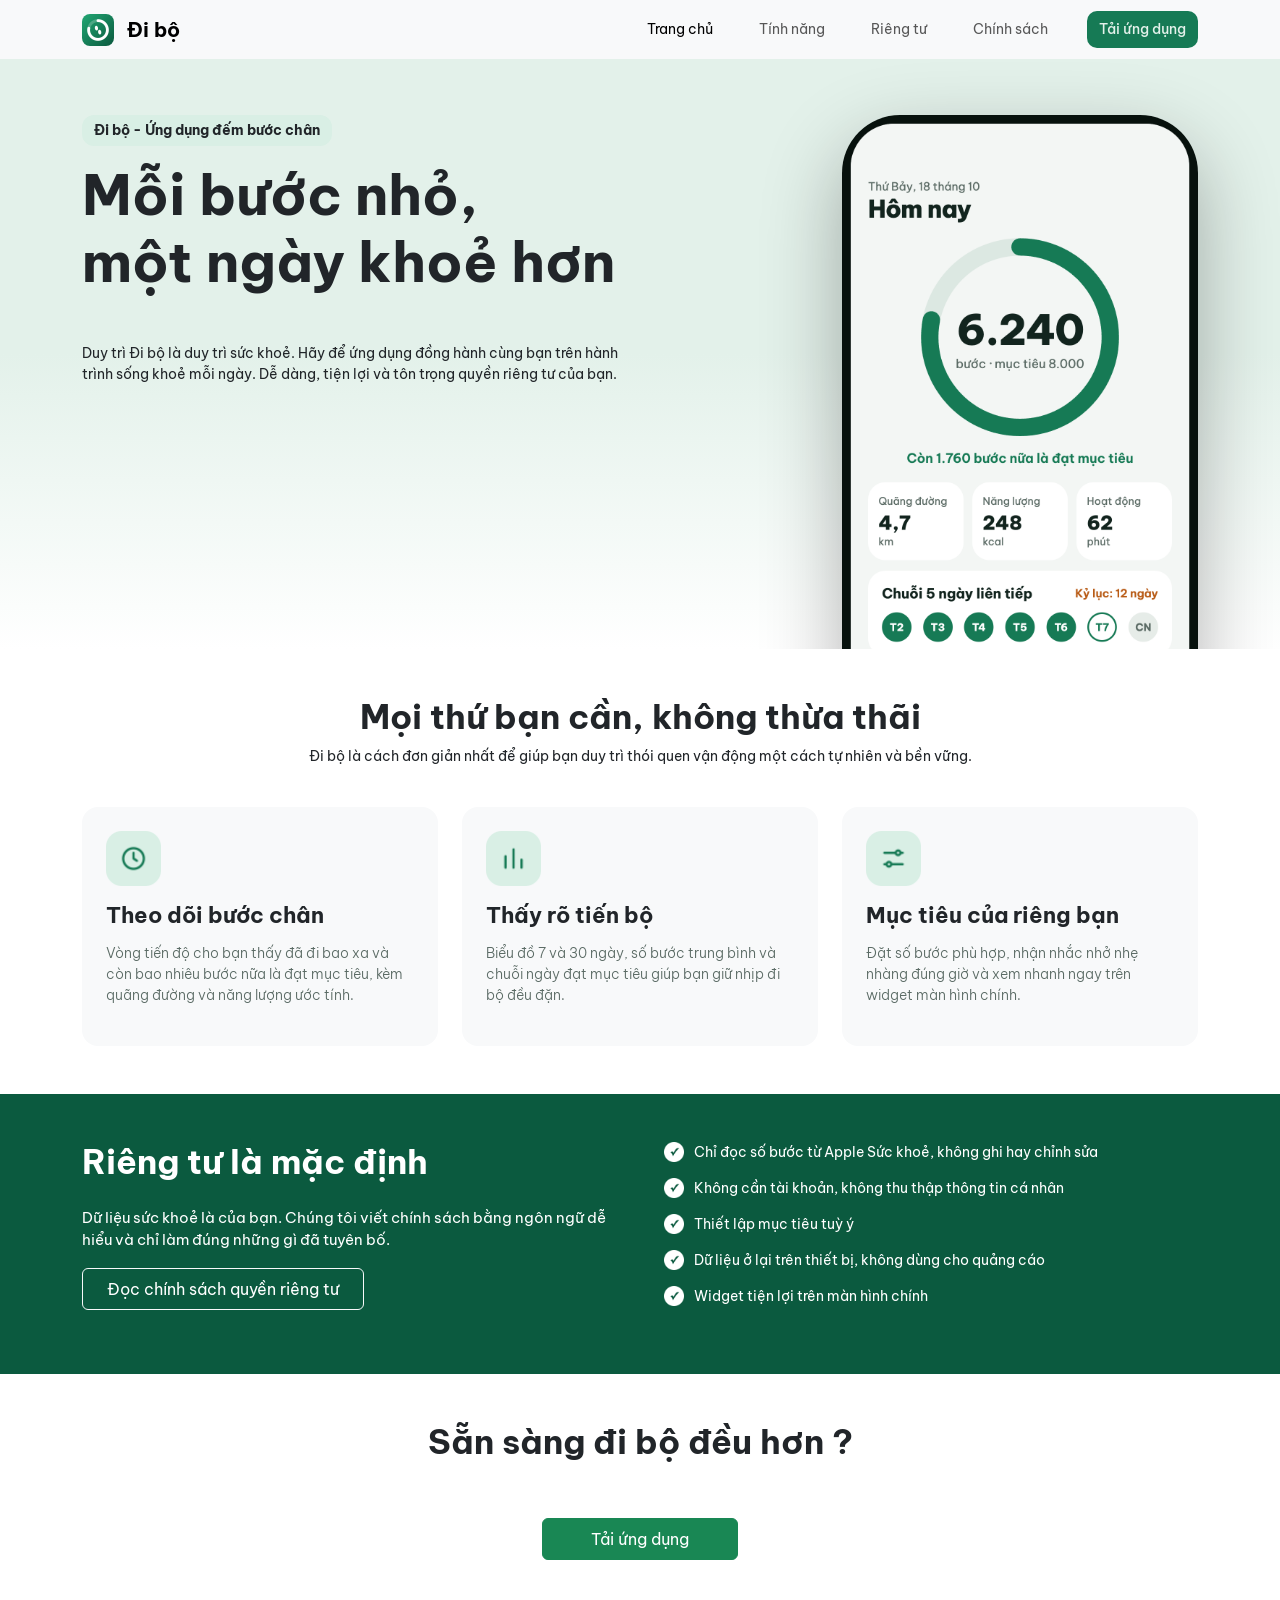
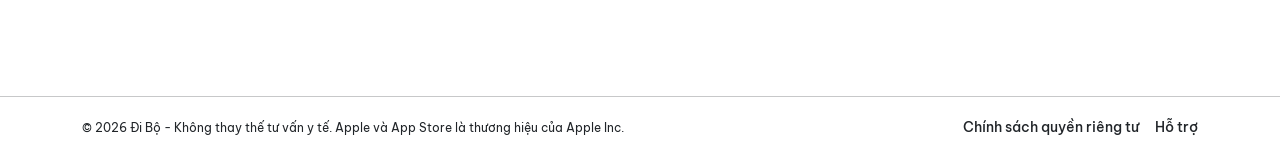
<file: index.html>
<!DOCTYPE html>
<html lang="en">

<head>
  <meta charset="UTF-8">
  <meta name="viewport" content="width=device-width, initial-scale=1.0">
  <title>Đi Bộ</title>

  <link href="https://cdn.jsdelivr.net/npm/bootstrap@5.3.8/dist/css/bootstrap.min.css" rel="stylesheet"
    integrity="sha384-sRIl4kxILFvY47J16cr9ZwB07vP4J8+LH7qKQnuqkuIAvNWLzeN8tE5YBujZqJLB" crossorigin="anonymous" />
  <link href="assets/css/style.css" rel="stylesheet" type="text/css" />
  <link rel="icon" type="image/x-icon" href="assets/images/dibo-logo.png">

</head>

<body>
  <header>
    <nav class="navbar navbar-expand-lg bg-body-tertiary">
      <div class="container">
        <a class="navbar-brand" href="index.html" title="Trang chủ">
          <img src="assets/images/dibo-logo.png" class="img-fluid logo" alt="Trang chủ" />
          <span>Đi bộ</span>
        </a>
        <button class="navbar-toggler" type="button" data-bs-toggle="collapse" data-bs-target="#navbarSupportedContent"
          aria-controls="navbarSupportedContent" aria-expanded="false" aria-label="Toggle navigation">
          <span class="navbar-toggler-icon"></span>
        </button>
        <div class="collapse navbar-collapse" id="navbarSupportedContent">
          <ul class="navbar-nav ms-auto mb-2 mb-lg-0">
            <li class="nav-item">
              <a class="nav-link active" aria-current="page" href="index.html" title="Trang chủ">Trang chủ</a>
            </li>
            <li class="nav-item">
              <a class="nav-link" href="#app-utilities" title="Tính năng">Tính năng</a>
            </li>
            <li class="nav-item">
              <a class="nav-link" href="#intro-privacy" title="Riêng tư">Riêng tư</a>
            </li>
            <li class="nav-item">
              <a class="nav-link" href="privacy.html" title="Chính sách">Chính sách</a>
            </li>
          </ul>
          <div class="d-flex ms-3">
            <a href="#app-store-link" class="download-mobile-app">Tải ứng dụng</a>
          </div>
        </div>
      </div>
    </nav>
  </header>
  <main class="home-page">
    <section class="hero-banner position-relative">
      <div class="container">
        <div class="row g-4">
          <div class="col-12 col-lg-8">
            <p class="caption"><strong>Đi bộ - Ứng dụng đếm bước chân</strong></p>
            <h1 class="title">
              <span class="d-block">Mỗi bước nhỏ,</span>
              một ngày khoẻ hơn
            </h1>
            <p class="description w-75">
              Duy trì Đi bộ là duy trì sức khoẻ. Hãy để ứng dụng đồng hành cùng bạn trên hành trình sống khoẻ mỗi ngày.
              Dễ dàng, tiện lợi và tôn trọng quyền riêng tư của bạn.
            </p>

          </div>
          <div class="col-12 col-lg-4">
            <div class="banner-image">
              <img src="assets/images/mobile-app-banner.png" class="img-fluid" />
            </div>
          </div>
        </div>
      </div>
    </section>
    <section class="app-utilities py-5" id="app-utilities">
      <div class="container">
        <div class="row">
          <div class="col-12 mb-4">
            <h2 class="section-title text-center">Mọi thứ bạn cần, không thừa thãi</h2>
            <p class="text-center">
              Đi bộ là cách đơn giản nhất để giúp bạn duy trì thói quen vận động một cách tự nhiên và bền vững.
            </p>
          </div>
        </div>
        <div class="row equal-height">
          <div class="col-12 col-lg-4">
            <div class="utility-item bg-light p-4 rounded-4">
              <div class="utility-icon mb-3">
                <img src="assets/images/follow-daily.png" height="55" class="img-fluid" alt="Follow daily" />
              </div>
              <h4 class="utility-title">Theo dõi bước chân</h4>
              <p class="utility-description">
                Vòng tiến độ cho bạn thấy đã đi bao xa và còn bao nhiêu bước nữa là đạt mục tiêu,
                kèm quãng đường và năng lượng ước tính.
              </p>
            </div>
          </div>
          <div class="col-12 col-lg-4">
            <div class="utility-item bg-light p-4 rounded-4">
              <div class="utility-icon mb-3">
                <img src="assets/images/in-progress.png" height="55" class="img-fluid" alt="Follow daily" />
              </div>
              <h4 class="utility-title">Thấy rõ tiến bộ</h4>
              <p class="utility-description">
                Biểu đồ 7 và 30 ngày, số bước trung bình và chuỗi ngày đạt mục tiêu giúp bạn giữ nhịp đi bộ đều đặn.
              </p>
            </div>
          </div>
          <div class="col-12 col-lg-4">
            <div class="utility-item bg-light p-4 rounded-4">
              <div class="utility-icon mb-3">
                <img src="assets/images/target-yourself.png" height="55" class="img-fluid" alt="Follow daily" />
              </div>
              <h4 class="utility-title">Mục tiêu của riêng bạn</h4>
              <p class="utility-description">
                Đặt số bước phù hợp, nhận nhắc nhở nhẹ nhàng đúng giờ và xem nhanh ngay trên widget màn hình chính.
              </p>
            </div>
          </div>
        </div>
      </div>
    </section>
    <section class="intro-privacy py-5" id="intro-privacy">
      <div class="container">
        <div class="row g-5">
          <div class="col-12 col-lg-6">
            <h2 class="section-title mb-4">
              Riêng tư là mặc định
            </h2>
            <p class="section-description">
              Dữ liệu sức khoẻ là của bạn. Chúng tôi viết chính sách bằng ngôn ngữ dễ hiểu và chỉ làm đúng những gì đã
              tuyên bố.
            </p>
            <p>
              <a href="privacy.html" class="privacy-policy-link text-white btn btn-outline-light py-2 px-4">
                Đọc chính sách quyền riêng tư
              </a>
            </p>
          </div>
          <div class="col-lg-6 col-12">
            <div class="app-check-list">
              <ul>
                <li>
                  Chỉ đọc số bước từ Apple Sức khoẻ, không ghi hay chỉnh sửa
                </li>
                <li>
                  Không cần tài khoản, không thu thập thông tin cá nhân
                </li>
                <li>
                  Thiết lập mục tiêu tuỳ ý
                </li>
                <li>
                  Dữ liệu ở lại trên thiết bị, không dùng cho quảng cáo
                </li>
                <li>
                  Widget tiện lợi trên màn hình chính
                </li>
              </ul>
            </div>
          </div>
        </div>
      </div>
    </section>
    <section class="download-app py-5" id="app-store-link">
      <div class="container">
        <div class="row">
          <div class="col-12">
            <h2 class="section-title text-center">Sẵn sàng đi bộ đều hơn ?</h2>
          </div>
        </div>
        <div class="row justify-content-center my-5">
          <div class="col-12 col-md-4 col-lg-3 text-center">
            <a href="#" class="download-app btn btn-success px-5 py-2">Tải ứng dụng</a>
          </div>
        </div>
      </div>
    </section>
  </main>
  <footer>
    <div class="footer-bottom py-4">
      <hr>
      <div class="container">
        <div class="row">
          <div class="col-12 col-md-6">
            <p class="mb-0 mt-1">
              <small>
                &copy; 2026 Đi Bộ - Không thay thế tư vấn y tế. Apple và App Store là thương hiệu của Apple Inc.
              </small>
            </p>
          </div>
          <div class="col-12 col-md-6">
            <div class="d-block d-sm-block d-md-flex justify-content-end gap-3 mt-1">
              <p class="mb-0">
                <a href="privacy.html" class="privacy-policy-link text-dark">
                  <span>Chính sách quyền riêng tư</span>
                </a>
              </p>
              <p class="mb-0">
                <a href="mailto:dinhduytoan2207@gmail.com" class="privacy-policy-link text-dark">
                  <span>Hỗ trợ</span>
                </a>
              </p>
            </div>
          </div>
        </div>
      </div>
    </div>
  </footer>


  <script src="https://ajax.googleapis.com/ajax/libs/jquery/3.7.1/jquery.min.js"></script>
  <script src="https://cdn.jsdelivr.net/npm/@popperjs/core@2.11.8/dist/umd/popper.min.js"
    integrity="sha384-I7E8VVD/ismYTF4hNIPjVp/Zjvgyol6VFvRkX/vR+Vc4jQkC+hVqc2pM8ODewa9r"
    crossorigin="anonymous"></script>
  <script src="https://cdn.jsdelivr.net/npm/bootstrap@5.3.8/dist/js/bootstrap.min.js"
    integrity="sha384-G/EV+4j2dNv+tEPo3++6LCgdCROaejBqfUeNjuKAiuXbjrxilcCdDz6ZAVfHWe1Y"
    crossorigin="anonymous"></script>

  <script src="assets/js/app.js"></script>
</body>

</html>
</file>
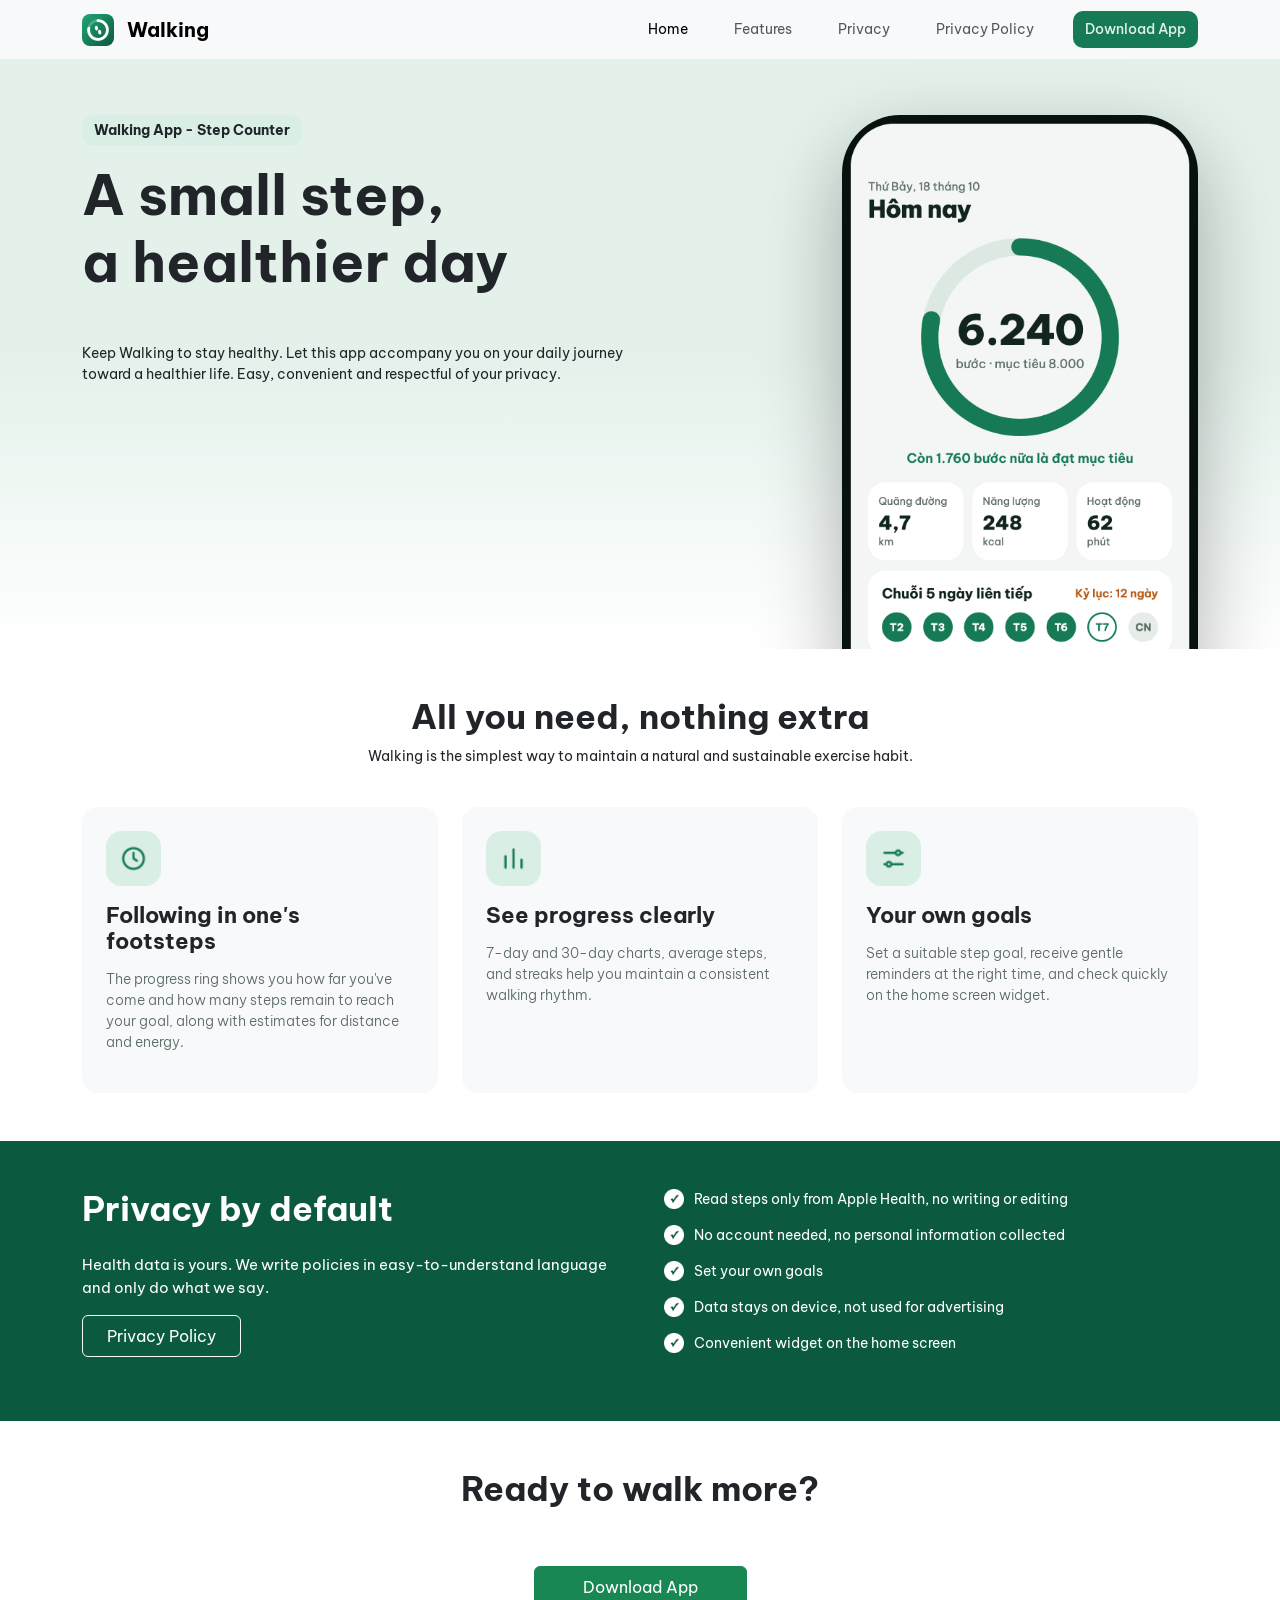
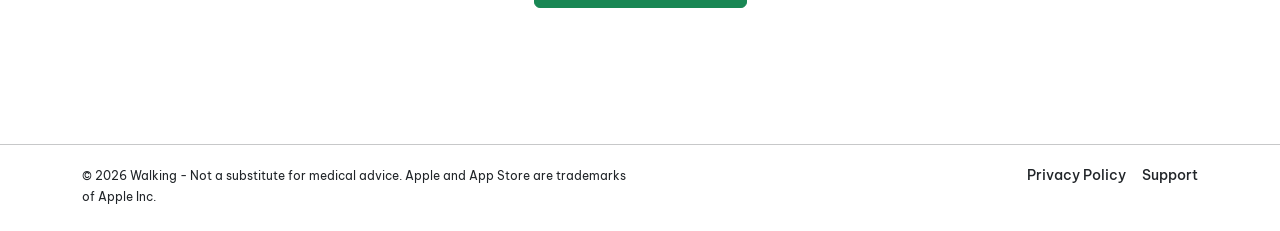
<file: en/index.html>
<!DOCTYPE html>
<html lang="en">

<head>
  <meta charset="UTF-8">
  <meta name="viewport" content="width=device-width, initial-scale=1.0">
  <title>Walking App</title>

  <link href="https://cdn.jsdelivr.net/npm/bootstrap@5.3.8/dist/css/bootstrap.min.css" rel="stylesheet"
    integrity="sha384-sRIl4kxILFvY47J16cr9ZwB07vP4J8+LH7qKQnuqkuIAvNWLzeN8tE5YBujZqJLB" crossorigin="anonymous" />
  <link href="../assets/css/style.css" rel="stylesheet" type="text/css" />
  <link rel="icon" type="image/x-icon" href="../assets/images/dibo-logo.png">

</head>

<body>
  <header>
    <nav class="navbar navbar-expand-lg bg-body-tertiary">
      <div class="container">
        <a class="navbar-brand" href="../index.html" title="Home">
          <img src="../assets/images/dibo-logo.png" class="img-fluid logo" alt="Home" />
          <span>Walking</span>
        </a>
        <button class="navbar-toggler" type="button" data-bs-toggle="collapse" data-bs-target="#navbarSupportedContent"
          aria-controls="navbarSupportedContent" aria-expanded="false" aria-label="Toggle navigation">
          <span class="navbar-toggler-icon"></span>
        </button>
        <div class="collapse navbar-collapse" id="navbarSupportedContent">
          <ul class="navbar-nav ms-auto mb-2 mb-lg-0">
            <li class="nav-item">
              <a class="nav-link active" aria-current="page" href="index.html" title="Home">Home</a>
            </li>
            <li class="nav-item">
              <a class="nav-link" href="#app-utilities">Features</a>
            </li>
            <li class="nav-item">
              <a class="nav-link" href="#intro-privacy">Privacy</a>
            </li>
            <li class="nav-item">
              <a class="nav-link" href="privacy.html" title="Privacy Policy">Privacy Policy</a>
            </li>
          </ul>
          <div class="d-flex ms-3">
            <a href="#app-store-link" class="download-mobile-app">Download App</a>
          </div>
        </div>
      </div>
    </nav>
  </header>
  <main class="home-page">
    <section class="hero-banner position-relative">
      <div class="container">
        <div class="row g-4">
          <div class="col-12 col-lg-8">
            <p class="caption"><strong>Walking App - Step Counter</strong></p>
            <h1 class="title">
              <span class="d-block">A small step,</span> a healthier day
            </h1>
            <p class="description w-75">
              Keep Walking to stay healthy. Let this app accompany you on your daily journey toward a healthier life.
              Easy, convenient and respectful of your privacy.
            </p>

          </div>
          <div class="col-12 col-lg-4">
            <div class="banner-image">
              <img src="../assets/images/mobile-app-banner.png" class="img-fluid" />
            </div>
          </div>
        </div>
      </div>
    </section>
    <section class="app-utilities py-5" id="app-utilities">
      <div class="container">
        <div class="row">
          <div class="col-12 mb-4">
            <h2 class="section-title text-center">All you need, nothing extra</h2>
            <p class="text-center">
              Walking is the simplest way to maintain a natural and sustainable exercise habit.
            </p>
          </div>
        </div>
        <div class="row equal-height">
          <div class="col-12 col-lg-4">
            <div class="utility-item bg-light p-4 rounded-4">
              <div class="utility-icon mb-3">
                <img src="../assets/images/follow-daily.png" height="55" class="img-fluid" alt="Follow daily" />
              </div>
              <h4 class="utility-title">Following in one's footsteps</h4>
              <p class="utility-description">
                The progress ring shows you how far you&apos;ve come and how many steps remain to reach your goal,
                along with estimates for distance and energy.
              </p>
            </div>
          </div>
          <div class="col-12 col-lg-4">
            <div class="utility-item bg-light p-4 rounded-4">
              <div class="utility-icon mb-3">
                <img src="../assets/images/in-progress.png" height="55" class="img-fluid" alt="Follow daily" />
              </div>
              <h4 class="utility-title">See progress clearly</h4>
              <p class="utility-description">
                7-day and 30-day charts, average steps, and streaks help you maintain a consistent walking rhythm.
              </p>
            </div>
          </div>
          <div class="col-12 col-lg-4">
            <div class="utility-item bg-light p-4 rounded-4">
              <div class="utility-icon mb-3">
                <img src="../assets/images/target-yourself.png" height="55" class="img-fluid" alt="Follow daily" />
              </div>
              <h4 class="utility-title">Your own goals</h4>
              <p class="utility-description">
                Set a suitable step goal, receive gentle reminders at the right time, and check quickly on the home
                screen widget.
              </p>
            </div>
          </div>
        </div>
      </div>
    </section>
    <section class="intro-privacy py-5" id="intro-privacy">
      <div class="container">
        <div class="row g-5">
          <div class="col-12 col-lg-6">
            <h2 class="section-title mb-4">
              Privacy by default
            </h2>
            <p class="section-description">
              Health data is yours. We write policies in easy-to-understand language and only do what we say.
            </p>
            <p>
              <a href="privacy.html" class="privacy-policy-link text-white btn btn-outline-light py-2 px-4">
                Privacy Policy
              </a>
            </p>
          </div>
          <div class="col-lg-6 col-12">
            <div class="app-check-list">
              <ul>
                <li>
                  Read steps only from Apple Health, no writing or editing
                </li>
                <li>
                  No account needed, no personal information collected
                </li>
                <li>
                  Set your own goals
                </li>
                <li>
                  Data stays on device, not used for advertising
                </li>
                <li>
                  Convenient widget on the home screen
                </li>
              </ul>
            </div>
          </div>
        </div>
      </div>
    </section>
    <section class="download-app py-5" id="app-store-link">
      <div class="container">
        <div class="row">
          <div class="col-12">
            <h2 class="section-title text-center">Ready to walk more?</h2>
          </div>
        </div>
        <div class="row justify-content-center my-5">
          <div class="col-12 col-md-4 col-lg-3 text-center">
            <a href="#" class="download-app btn btn-success px-5 py-2">Download App</a>
          </div>
        </div>
      </div>
    </section>
  </main>
  <footer>
    <div class="footer-bottom py-4">
      <hr>
      <div class="container">
        <div class="row">
          <div class="col-12 col-md-6">
            <p class="mb-0 mt-1">
              <small>
                &copy; 2026 Walking - Not a substitute for medical advice. Apple and App Store are trademarks of Apple
                Inc.
              </small>
            </p>
          </div>
          <div class="col-12 col-md-6">
            <div class="d-block d-sm-block d-md-flex justify-content-end gap-3 mt-1">
              <p class="mb-0">
                <a href="privacy.html" class="privacy-policy-link text-dark">
                  <span>Privacy Policy</span>
                </a>
              </p>
              <p class="mb-0">
                <a href="mailto:dinhduytoan2207@gmail.com" class="privacy-policy-link text-dark">
                  <span>Support</span>
                </a>
              </p>
            </div>
          </div>
        </div>
      </div>
    </div>
  </footer>


  <script src="https://ajax.googleapis.com/ajax/libs/jquery/3.7.1/jquery.min.js"></script>
  <script src="https://cdn.jsdelivr.net/npm/@popperjs/core@2.11.8/dist/umd/popper.min.js"
    integrity="sha384-I7E8VVD/ismYTF4hNIPjVp/Zjvgyol6VFvRkX/vR+Vc4jQkC+hVqc2pM8ODewa9r"
    crossorigin="anonymous"></script>
  <script src="https://cdn.jsdelivr.net/npm/bootstrap@5.3.8/dist/js/bootstrap.min.js"
    integrity="sha384-G/EV+4j2dNv+tEPo3++6LCgdCROaejBqfUeNjuKAiuXbjrxilcCdDz6ZAVfHWe1Y"
    crossorigin="anonymous"></script>

  <script src="../assets/js/app.js"></script>
</body>

</html>
</file>
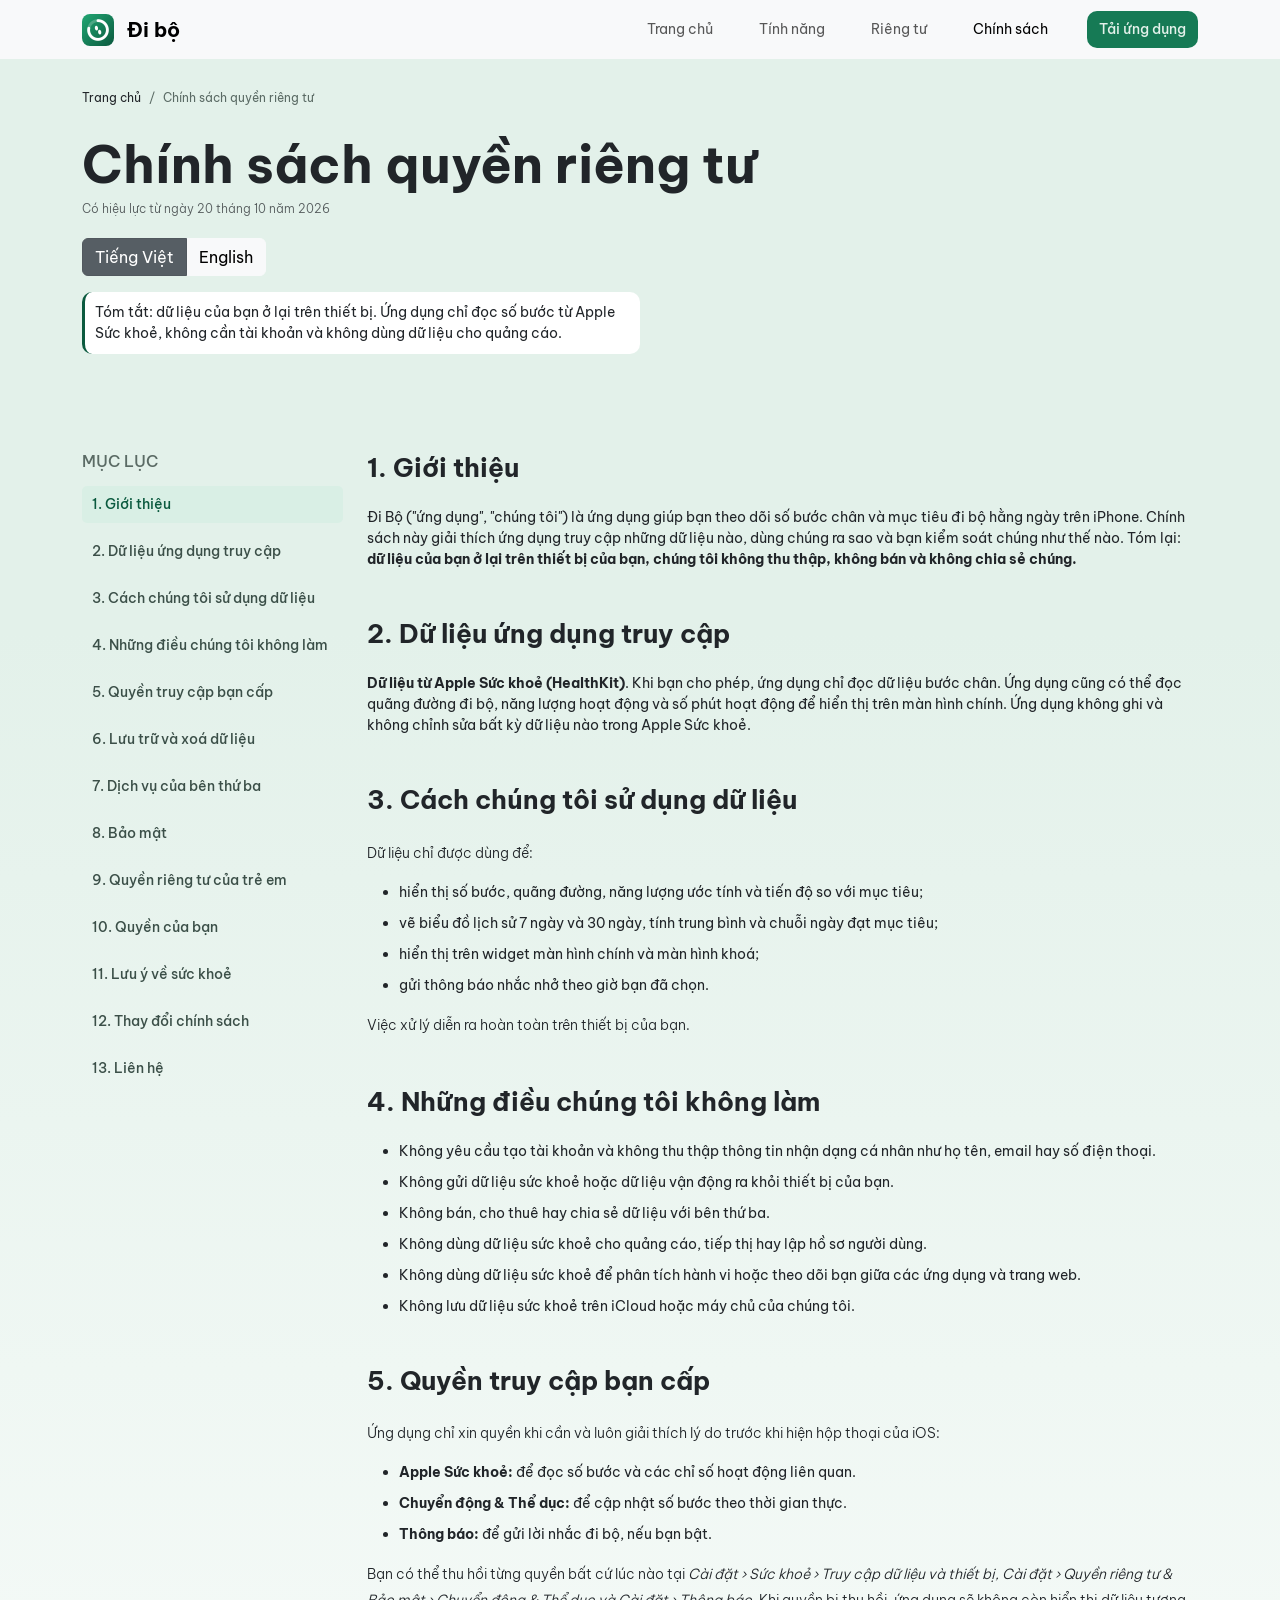
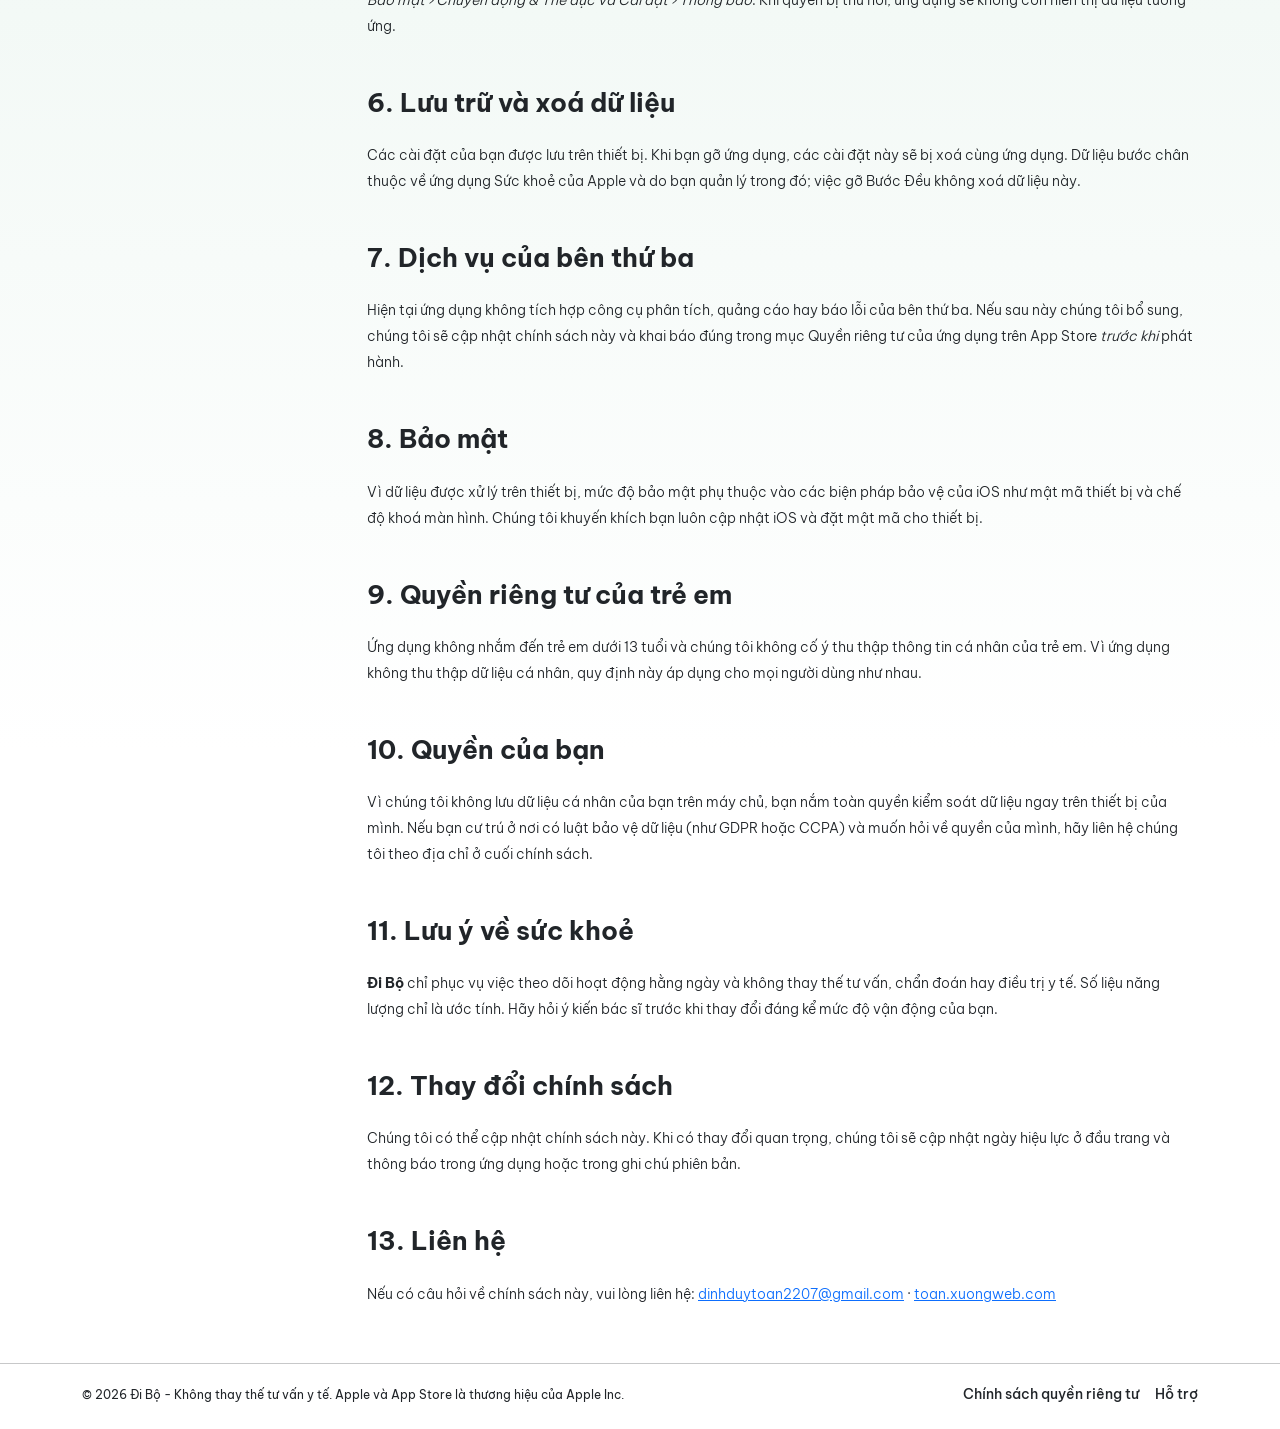
<file: privacy.html>
<!DOCTYPE html>
<html lang="en">

<head>
  <meta charset="UTF-8">
  <meta name="viewport" content="width=device-width, initial-scale=1.0">
  <title>Chính sách quyền riêng tư | Đi Bộ</title>

  <link href="https://cdn.jsdelivr.net/npm/bootstrap@5.3.8/dist/css/bootstrap.min.css" rel="stylesheet"
    integrity="sha384-sRIl4kxILFvY47J16cr9ZwB07vP4J8+LH7qKQnuqkuIAvNWLzeN8tE5YBujZqJLB" crossorigin="anonymous" />
  <link href="assets/css/style.css" rel="stylesheet" type="text/css" />
  <link rel="icon" type="image/x-icon" href="assets/images/dibo-logo.png">

</head>

<body>
  <header>
    <nav class="navbar navbar-expand-lg bg-body-tertiary">
      <div class="container">
        <a class="navbar-brand" href="index.html" title="Trang chủ">
          <img src="assets/images/dibo-logo.png" class="img-fluid logo" alt="Trang chủ" />
          <span>Đi bộ</span>
        </a>
        <button class="navbar-toggler" type="button" data-bs-toggle="collapse" data-bs-target="#navbarSupportedContent"
          aria-controls="navbarSupportedContent" aria-expanded="false" aria-label="Toggle navigation">
          <span class="navbar-toggler-icon"></span>
        </button>
        <div class="collapse navbar-collapse" id="navbarSupportedContent">
          <ul class="navbar-nav ms-auto mb-2 mb-lg-0">
            <li class="nav-item">
              <a class="nav-link" href="index.html" title="Trang chủ">Trang chủ</a>
            </li>
            <li class="nav-item">
              <a class="nav-link" href="index.html#app-utilities" title="Tính năng">Tính năng</a>
            </li>
            <li class="nav-item">
              <a class="nav-link" href="index.html#intro-privacy" title="Riêng tư">Riêng tư</a>
            </li>
            <li class="nav-item">
              <a class="nav-link active" href="privacy.html" title="Chính sách">Chính sách</a>
            </li>
          </ul>
          <div class="d-flex ms-3">
            <a href="index.html#app-store-link" class="download-mobile-app">Tải ứng dụng</a>
          </div>
        </div>
      </div>
    </nav>
  </header>
  <main class="privacy-page">

    <section class="hero-privacy">
      <div class="container">
        <div class="row">
          <div class="col-12">
            <ol class="breadcrumb">
              <li>
                <a href="index.html" title="Trang chủ">
                  Trang chủ
                </a>
              </li>
              <li>/</li>
              <li>Chính sách quyền riêng tư</li>
            </ol>
            <h1>Chính sách quyền riêng tư</h1>
            <p>
              <small class="text-muted">Có hiệu lực từ ngày 20 tháng 10 năm 2026</small>
            </p>
            <div class="btn-group mb-3" role="group" aria-label="Change language">
              <a href="/privacy.html" class="btn btn-secondary active">Tiếng Việt</a>
              <a href="en/privacy.html" class="btn btn-light">English</a>
            </div>
            <div class="summary-privacy">
              Tóm tắt: dữ liệu của bạn ở lại trên thiết bị. Ứng dụng chỉ đọc số bước từ Apple Sức khoẻ, không cần tài
              khoản và không dùng dữ liệu cho quảng cáo.
            </div>
          </div>
        </div>
      </div>
    </section>

    <div class="container">
      <div class="row">
        <div class="d-none d-sm-block d-md-block col-lg-3 position-relative">
          <div class="sidebar-privacy pt-5">
            <h4>Mục lục</h4>
            <ul class="list-group">
              <li class="list-group-item active">
                <a href="#app-intro">1. Giới thiệu</a>
              </li>
              <li class="list-group-item">
                <a href="#data-access">2. Dữ liệu ứng dụng truy cập</a>
              </li>
              <li class="list-group-item">
                <a href="#how-to-use">3. Cách chúng tôi sử dụng dữ liệu</a>
              </li>
              <li class="list-group-item">
                <a href="#data-safety">4. Những điều chúng tôi không làm</a>
              </li>
              <li class="list-group-item">
                <a href="#your-grants-access">5. Quyền truy cập bạn cấp</a>
              </li>
              <li class="list-group-item">
                <a href="#storage-and-remove">6. Lưu trữ và xoá dữ liệu</a>
              </li>
              <li class="list-group-item">
                <a href="#third-party">7. Dịch vụ của bên thứ ba</a>
              </li>
              <li class="list-group-item">
                <a href="#security">8. Bảo mật</a>
              </li>
              <li class="list-group-item">
                <a href="#children-privacy">9. Quyền riêng tư của trẻ em</a>
              </li>
              <li class="list-group-item">
                <a href="#your-role">
                  10. Quyền của bạn
                </a>
              </li>
              <li class="list-group-item">
                <a href="#health-notice">11. Lưu ý về sức khoẻ</a>
              </li>
              <li class="list-group-item">
                <a href="#privacy-changes">12. Thay đổi chính sách</a>
              </li>
              <li class="list-group-item">
                <a href="#contact">13. Liên hệ</a>
              </li>
            </ul>
          </div>
        </div>
        <div class="col-12 col-md-12 col-lg-9">
          <div class="privacy-content">
            <div class="app-intro" id="app-intro">
              <h2>1. Giới thiệu</h2>
              <div>
                Đi Bộ ("ứng dụng", "chúng tôi") là ứng dụng giúp bạn theo dõi số bước chân và mục tiêu
                đi bộ hằng ngày trên iPhone. Chính sách này giải thích ứng dụng truy cập những dữ liệu nào,
                dùng chúng ra sao và bạn kiểm soát chúng như thế nào.
                Tóm lại: <strong>dữ liệu của bạn ở lại trên thiết bị của bạn, chúng tôi không thu thập, không bán và
                  không chia sẻ chúng.</strong>
              </div>
            </div>

            <div class="data-access" id="data-access">
              <h2>2. Dữ liệu ứng dụng truy cập</h2>
              <div>
                <strong>Dữ liệu từ Apple Sức khoẻ (HealthKit)</strong>.
                Khi bạn cho phép, ứng dụng chỉ đọc dữ liệu bước chân. Ứng dụng cũng có thể đọc quãng đường đi bộ,
                năng lượng hoạt động và số phút hoạt động để hiển thị trên màn hình chính. Ứng dụng không ghi và
                không chỉnh sửa bất kỳ dữ liệu nào trong Apple Sức khoẻ.
              </div>
            </div>

            <div class="how-to-use" id="how-to-use">
              <h2>3. Cách chúng tôi sử dụng dữ liệu</h2>
              <p>Dữ liệu chỉ được dùng để:</p>
              <ul>
                <li>hiển thị số bước, quãng đường, năng lượng ước tính và tiến độ so với mục tiêu;</li>
                <li>vẽ biểu đồ lịch sử 7 ngày và 30 ngày, tính trung bình và chuỗi ngày đạt mục tiêu;</li>
                <li>hiển thị trên widget màn hình chính và màn hình khoá;</li>
                <li>gửi thông báo nhắc nhở theo giờ bạn đã chọn.</li>
              </ul>
              <p>Việc xử lý diễn ra hoàn toàn trên thiết bị của bạn.</p>
            </div>

            <div class="dont-use" id="dont-use">
              <h2>4. Những điều chúng tôi không làm</h2>
              <ul>
                <li>
                  Không yêu cầu tạo tài khoản và không thu thập thông tin nhận dạng cá nhân như họ tên, email hay số
                  điện thoại.
                </li>
                <li>Không gửi dữ liệu sức khoẻ hoặc dữ liệu vận động ra khỏi thiết bị của bạn.</li>
                <li>Không bán, cho thuê hay chia sẻ dữ liệu với bên thứ ba.</li>
                <li>Không dùng dữ liệu sức khoẻ cho quảng cáo, tiếp thị hay lập hồ sơ người dùng.</li>
                <li>
                  Không dùng dữ liệu sức khoẻ để phân tích hành vi hoặc theo dõi bạn giữa các ứng dụng và trang web.
                </li>
                <li>Không lưu dữ liệu sức khoẻ trên iCloud hoặc máy chủ của chúng tôi.</li>
              </ul>
            </div>

            <div class="your-grants-access" id="your-grants-access">
              <h2>5. Quyền truy cập bạn cấp</h2>
              <p>Ứng dụng chỉ xin quyền khi cần và luôn giải thích lý do trước khi hiện hộp thoại của iOS:</p>
              <ul>
                <li>
                  <strong>Apple Sức khoẻ:</strong> để đọc số bước và các chỉ số hoạt động liên quan.
                </li>
                <li>
                  <strong>Chuyển động & Thể dục:</strong> để cập nhật số bước theo thời gian thực.
                </li>
                <li><strong>Thông báo:</strong> để gửi lời nhắc đi bộ, nếu bạn bật.</li>
              </ul>
              <p>
                Bạn có thể thu hồi từng quyền bất cứ lúc nào tại <i>Cài đặt › Sức khoẻ › Truy cập dữ liệu và thiết bị,
                  Cài đặt › Quyền riêng tư & Bảo mật › Chuyển động & Thể dục và Cài đặt › Thông báo</i>.
                Khi quyền bị
                thu hồi, ứng dụng sẽ không còn hiển thị dữ liệu tương ứng.
              </p>
            </div>

            <div class="storage-and-remove" id="storage-and-remove">
              <h2>6. Lưu trữ và xoá dữ liệu</h2>
              <p>
                Các cài đặt của bạn được lưu trên thiết bị. Khi bạn gỡ ứng dụng, các cài đặt này sẽ bị xoá cùng ứng
                dụng. Dữ liệu bước chân thuộc về ứng dụng Sức khoẻ của Apple và do bạn quản lý trong đó; việc gỡ Bước
                Đều không xoá dữ liệu này.
              </p>
            </div>

            <div class="third-party" id="third-party">
              <h2>7. Dịch vụ của bên thứ ba</h2>
              <p>
                Hiện tại ứng dụng không tích hợp công cụ phân tích, quảng cáo hay báo lỗi của bên thứ ba. Nếu sau này
                chúng tôi bổ sung, chúng tôi sẽ cập nhật chính sách này và khai báo đúng trong mục Quyền riêng tư của
                ứng dụng trên App Store <i>trước khi</i> phát hành.
              </p>
            </div>

            <div class="security" id="security">
              <h2>8. Bảo mật</h2>
              <p>
                Vì dữ liệu được xử lý trên thiết bị, mức độ bảo mật phụ thuộc vào các biện pháp bảo vệ của iOS như mật
                mã thiết bị và chế độ khoá màn hình. Chúng tôi khuyến khích bạn luôn cập nhật iOS và đặt mật mã cho
                thiết bị.
              </p>
            </div>

            <div class="children-privacy" id="children-privacy">
              <h2>9. Quyền riêng tư của trẻ em</h2>
              <p>
                Ứng dụng không nhắm đến trẻ em dưới 13 tuổi và chúng tôi không cố ý thu thập thông tin cá nhân của trẻ
                em. Vì ứng dụng không thu thập dữ liệu cá nhân, quy định này áp dụng cho mọi người dùng như nhau.
              </p>
            </div>

            <div class="your-role" id="your-role">
              <h2>10. Quyền của bạn</h2>
              <p>
                Vì chúng tôi không lưu dữ liệu cá nhân của bạn trên máy chủ, bạn nắm toàn quyền kiểm soát dữ liệu ngay
                trên thiết bị của mình. Nếu bạn cư trú ở nơi có luật bảo vệ dữ liệu (như GDPR hoặc CCPA) và muốn hỏi về
                quyền của mình, hãy liên hệ chúng tôi theo địa chỉ ở cuối chính sách.
              </p>
            </div>

            <div class="health-notice" id="health-notice">
              <h2>11. Lưu ý về sức khoẻ</h2>
              <p>
                <strong>Đi Bộ</strong> chỉ phục vụ việc theo dõi hoạt động hằng ngày và không thay thế tư vấn, chẩn đoán
                hay điều trị y tế. Số liệu năng lượng chỉ là ước tính. Hãy hỏi ý kiến bác sĩ trước khi thay đổi đáng kể
                mức độ vận động của bạn.
              </p>
            </div>

            <div class="privacy-change" id="privacy-change">
              <h2>12. Thay đổi chính sách</h2>
              <p>
                Chúng tôi có thể cập nhật chính sách này. Khi có thay đổi quan trọng, chúng tôi sẽ cập nhật ngày hiệu
                lực ở đầu trang và thông báo trong ứng dụng hoặc trong ghi chú phiên bản.
              </p>
            </div>

            <div class="contact" id="contact">
              <h2>13. Liên hệ</h2>
              <p>
                Nếu có câu hỏi về chính sách này, vui lòng liên hệ:
                <a href="mailto:dinhduytoan2207@gmail.com">dinhduytoan2207@gmail.com</a> ·
                <a href="https://toan.xuongweb.com" target="_blank">toan.xuongweb.com</a>
              </p>
            </div>

          </div>

        </div>
      </div>
    </div>
  </main>
  <footer>
    <div class="footer-bottom py-4">
      <hr>
      <div class="container">
        <div class="row">
          <div class="col-12 col-md-6">
            <p class="mb-0 mt-1">
              <small>
                &copy; 2026 Đi Bộ - Không thay thế tư vấn y tế. Apple và App Store là thương hiệu của
                Apple Inc.
              </small>
            </p>
          </div>
          <div class="col-12 col-md-6">
            <div class="d-block d-sm-block d-md-flex justify-content-end gap-3 mt-1">
              <p class="mb-0">
                <a href="privacy.html" class="privacy-policy-link text-dark">
                  <span>Chính sách quyền riêng tư</span>
                </a>
              </p>
              <p class="mb-0">
                <a href="mailto:dinhduytoan2207@gmail.com" class="privacy-policy-link text-dark">
                  <span>Hỗ trợ</span>
                </a>
              </p>
            </div>
          </div>
        </div>
      </div>
    </div>
  </footer>


  <script src="https://ajax.googleapis.com/ajax/libs/jquery/3.7.1/jquery.min.js"></script>
  <script src="https://cdn.jsdelivr.net/npm/@popperjs/core@2.11.8/dist/umd/popper.min.js"
    integrity="sha384-I7E8VVD/ismYTF4hNIPjVp/Zjvgyol6VFvRkX/vR+Vc4jQkC+hVqc2pM8ODewa9r"
    crossorigin="anonymous"></script>
  <script src="https://cdn.jsdelivr.net/npm/bootstrap@5.3.8/dist/js/bootstrap.min.js"
    integrity="sha384-G/EV+4j2dNv+tEPo3++6LCgdCROaejBqfUeNjuKAiuXbjrxilcCdDz6ZAVfHWe1Y"
    crossorigin="anonymous"></script>

  <script src="assets/js/app.js"></script>
</body>

</html>
</file>
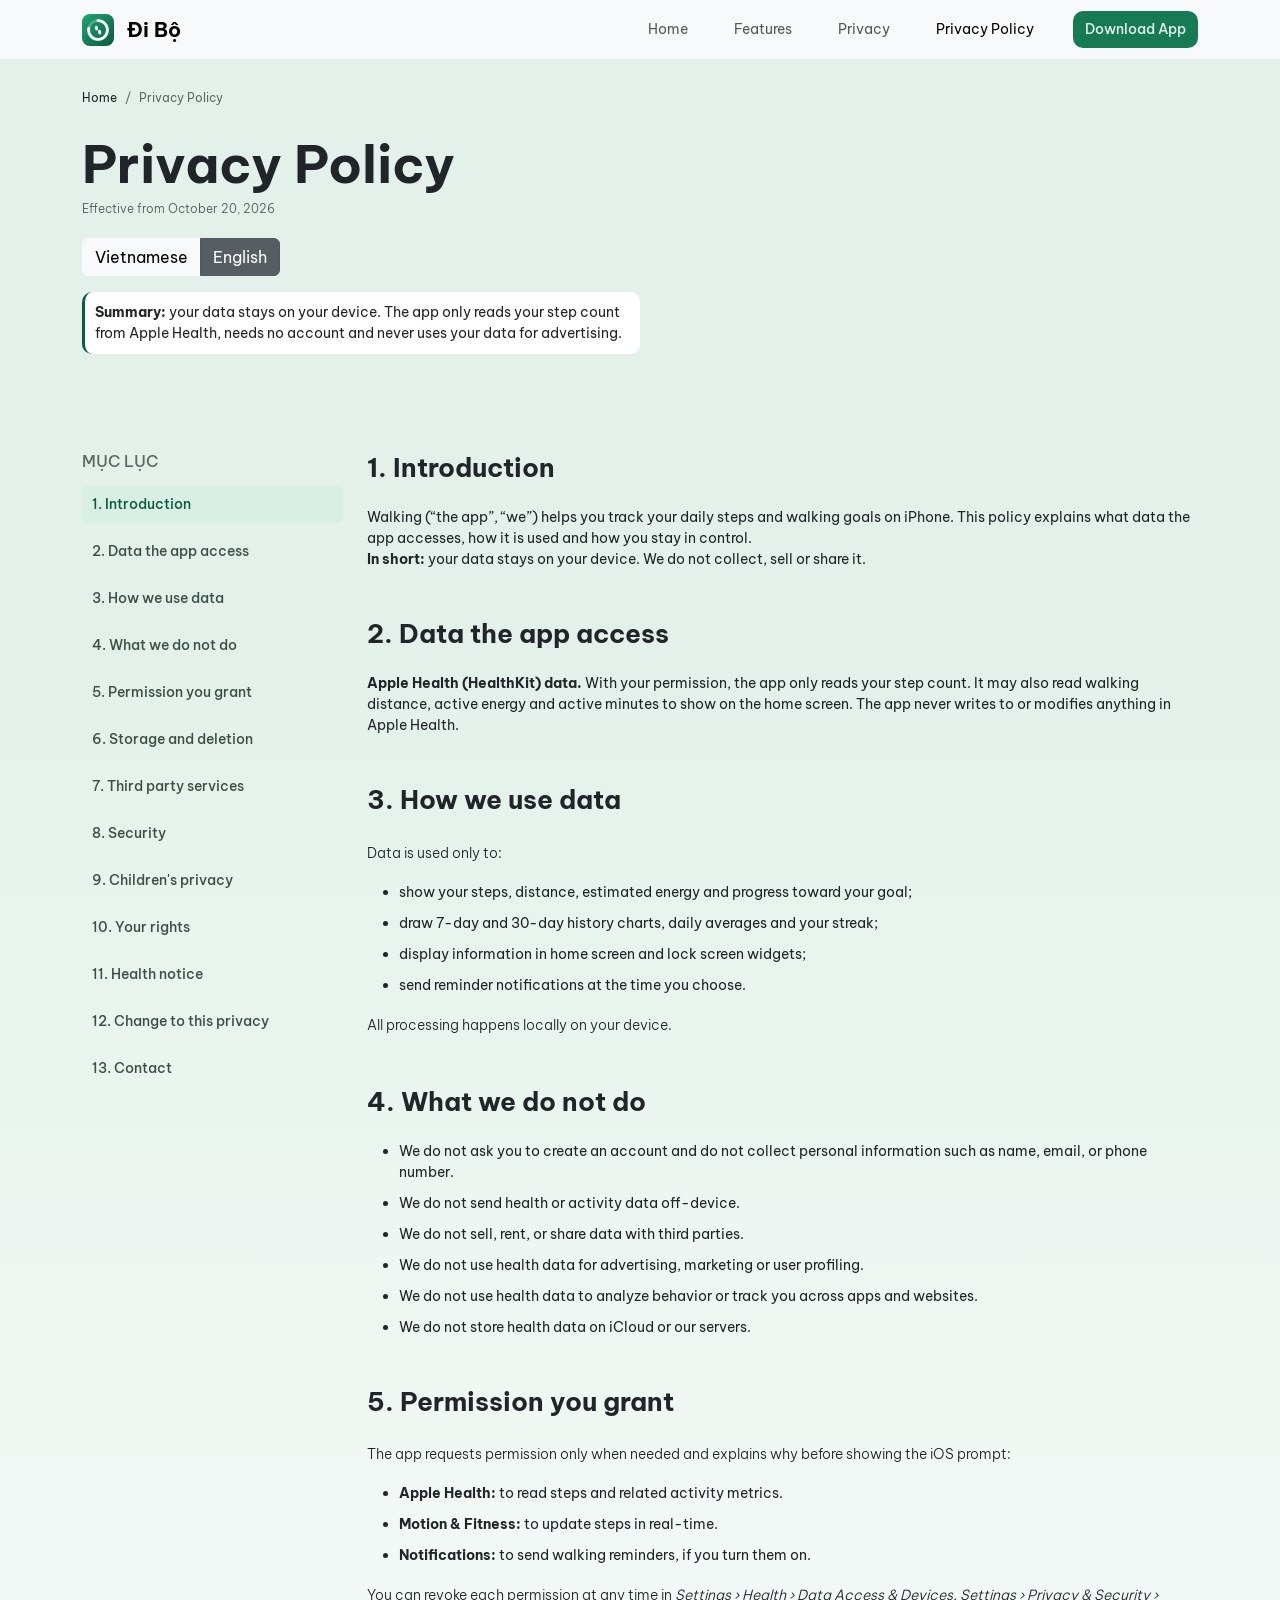
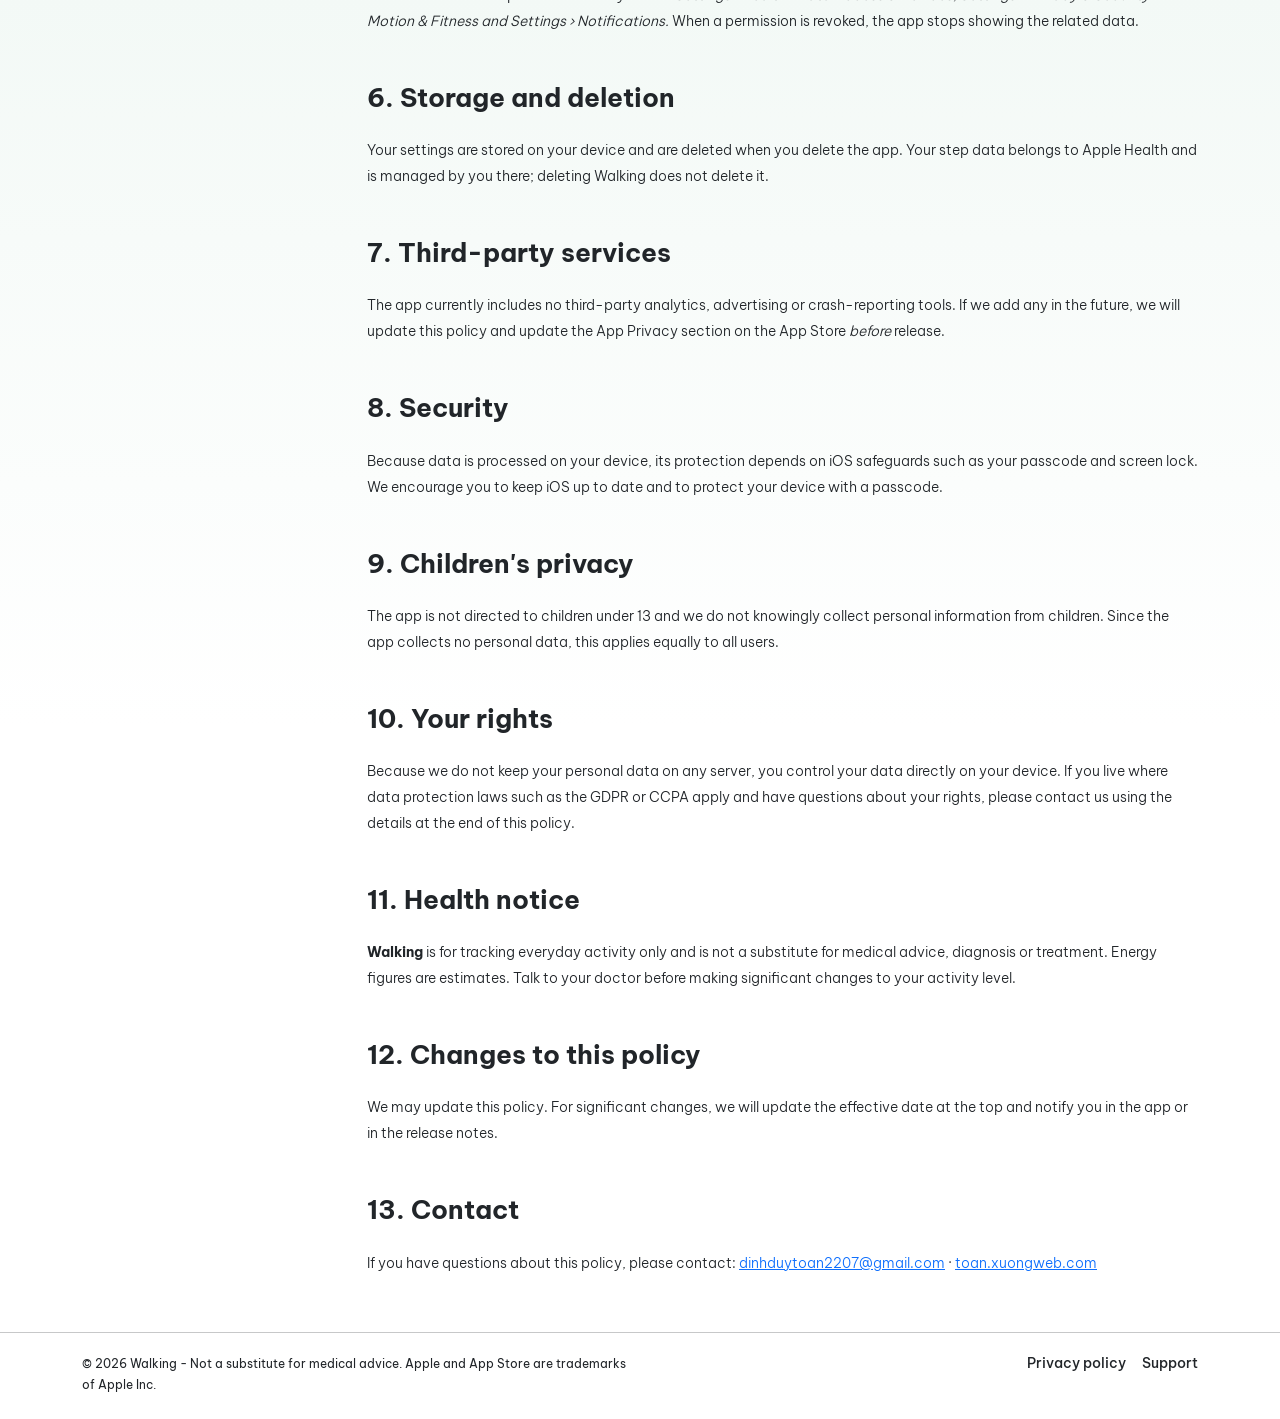
<file: en/privacy.html>
<!DOCTYPE html>
<html lang="en">

<head>
  <meta charset="UTF-8">
  <meta name="viewport" content="width=device-width, initial-scale=1.0">
  <title>Chính sách quyền riêng tư | Đi bộ</title>

  <link href="https://cdn.jsdelivr.net/npm/bootstrap@5.3.8/dist/css/bootstrap.min.css" rel="stylesheet"
    integrity="sha384-sRIl4kxILFvY47J16cr9ZwB07vP4J8+LH7qKQnuqkuIAvNWLzeN8tE5YBujZqJLB" crossorigin="anonymous" />
  <link href="../assets/css/style.css" rel="stylesheet" type="text/css" />
  <link rel="icon" type="image/x-icon" href="../assets/images/dibo-logo.png">

</head>

<body>
  <header>
    <nav class="navbar navbar-expand-lg bg-body-tertiary">
      <div class="container">
        <a class="navbar-brand" href="../index.html" title="Trang chủ">
          <img src="../assets/images/dibo-logo.png" class="img-fluid logo" alt="Trang chủ" />
          <span>Đi Bộ</span>
        </a>
        <button class="navbar-toggler" type="button" data-bs-toggle="collapse" data-bs-target="#navbarSupportedContent"
          aria-controls="navbarSupportedContent" aria-expanded="false" aria-label="Toggle navigation">
          <span class="navbar-toggler-icon"></span>
        </button>
        <div class="collapse navbar-collapse" id="navbarSupportedContent">
          <ul class="navbar-nav ms-auto mb-2 mb-lg-0">
            <li class="nav-item">
              <a class="nav-link" aria-current="page" href="../index.html">Home</a>
            </li>
            <li class="nav-item">
              <a class="nav-link" href="index.html#app-utilities">Features</a>
            </li>
            <li class="nav-item">
              <a class="nav-link" href="index.html#intro-privacy">Privacy</a>
            </li>
            <li class="nav-item">
              <a class="nav-link active" href="privacy.html" title="Privacy Policy">Privacy Policy</a>
            </li>
          </ul>
          <div class="d-flex ms-3">
            <a href="index.html#app-store-link" class="download-mobile-app">Download App</a>
          </div>
        </div>
      </div>
    </nav>
  </header>
  <main class="privacy-page">

    <section class="hero-privacy">
      <div class="container">
        <div class="row">
          <div class="col-12">
            <ol class="breadcrumb">
              <li>
                <a href="index.html" title="Home">
                  Home
                </a>
              </li>
              <li>/</li>
              <li>Privacy Policy</li>
            </ol>
            <h1>Privacy Policy</h1>
            <p>
              <small class="text-muted">Effective from October 20, 2026</small>
            </p>
            <div class="btn-group mb-3" role="group" aria-label="Change language">
              <a href="../privacy.html" class="btn btn-light">Vietnamese</a>
              <a href="privacy.html" class="btn btn-secondary active">English</a>
            </div>
            <div class="summary-privacy">
              <strong>Summary:</strong> your data stays on your device. The app only reads your step count from Apple
              Health, needs no account and never uses your data for advertising.
            </div>
          </div>
        </div>
      </div>
    </section>

    <div class="container">
      <div class="row">
        <div class="d-none d-sm-block d-md-block col-lg-3 position-relative">
          <div class="sidebar-privacy pt-5">
            <h4>Mục lục</h4>
            <ul class="list-group">
              <li class="list-group-item active">
                <a href="#app-intro">1. Introduction</a>
              </li>
              <li class="list-group-item">
                <a href="#data-access">2. Data the app access</a>
              </li>
              <li class="list-group-item">
                <a href="#how-to-use">3. How we use data</a>
              </li>
              <li class="list-group-item">
                <a href="#data-safety">4. What we do not do</a>
              </li>
              <li class="list-group-item">
                <a href="#your-grants-access">5. Permission you grant</a>
              </li>
              <li class="list-group-item">
                <a href="#storage-and-remove">6. Storage and deletion</a>
              </li>
              <li class="list-group-item">
                <a href="#third-party">7. Third party services</a>
              </li>
              <li class="list-group-item">
                <a href="#security">8. Security</a>
              </li>
              <li class="list-group-item">
                <a href="#children-privacy">9. Children's privacy</a>
              </li>
              <li class="list-group-item">
                <a href="#your-role">
                  10. Your rights
                </a>
              </li>
              <li class="list-group-item">
                <a href="#health-notice">11. Health notice</a>
              </li>
              <li class="list-group-item">
                <a href="#privacy-changes">12. Change to this privacy</a>
              </li>
              <li class="list-group-item">
                <a href="#contact">13. Contact</a>
              </li>
            </ul>
          </div>
        </div>
        <div class="col-12 col-md-12 col-lg-9">
          <div class="privacy-content">
            <div class="app-intro" id="app-intro">
              <h2>1. Introduction</h2>
              <div>
                Walking (“the app”, “we”) helps you track your daily steps and walking goals on iPhone. This policy
                explains what data the app accesses, how it is used and how you stay in control. <br />
                <strong>In short:</strong> your data stays on your device. We do not collect, sell or share it.
              </div>
            </div>

            <div class="data-access" id="data-access">
              <h2>2. Data the app access</h2>
              <div>
                <strong>Apple Health (HealthKit) data.</strong> With your permission, the app only reads your step
                count. It may also read walking distance, active energy and active minutes to show on the home screen.
                The app never writes to or modifies anything in Apple Health.
              </div>
            </div>

            <div class="how-to-use" id="how-to-use">
              <h2>3. How we use data</h2>
              <p>Data is used only to:</p>
              <ul>
                <li>show your steps, distance, estimated energy and progress toward your goal;</li>
                <li>draw 7-day and 30-day history charts, daily averages and your streak;</li>
                <li>display information in home screen and lock screen widgets;</li>
                <li>send reminder notifications at the time you choose.</li>
              </ul>
              <p>All processing happens locally on your device.</p>
            </div>

            <div class="dont-use" id="dont-use">
              <h2>4. What we do not do</h2>
              <ul>
                <li>
                  We do not ask you to create an account and do not collect personal information such as name, email, or
                  phone number.
                </li>
                <li>We do not send health or activity data off-device.</li>
                <li>We do not sell, rent, or share data with third parties.</li>
                <li>We do not use health data for advertising, marketing or user profiling.</li>
                <li>
                  We do not use health data to analyze behavior or track you across apps and websites.
                </li>
                <li>We do not store health data on iCloud or our servers.</li>
              </ul>
            </div>

            <div class="your-grants-access" id="your-grants-access">
              <h2>5. Permission you grant</h2>
              <p>The app requests permission only when needed and explains why before showing the iOS prompt:</p>
              <ul>
                <li>
                  <strong>Apple Health:</strong> to read steps and related activity metrics.
                </li>
                <li>
                  <strong>Motion & Fitness:</strong> to update steps in real-time.
                </li>
                <li><strong>Notifications:</strong> to send walking reminders, if you turn them on.</li>
              </ul>
              <p>
                You can revoke each permission at any time in <i>Settings › Health › Data Access & Devices, Settings ›
                  Privacy & Security › Motion & Fitness and Settings › Notifications.</i> When a permission is revoked,
                the app stops showing the related data.
              </p>
            </div>

            <div class="storage-and-remove" id="storage-and-remove">
              <h2>6. Storage and deletion</h2>
              <p>
                Your settings are stored on your device and are deleted when you delete the app. Your step data belongs
                to Apple Health and is managed by you there; deleting Walking does not delete it.
              </p>
            </div>

            <div class="third-party" id="third-party">
              <h2>7. Third-party services</h2>
              <p>
                The app currently includes no third-party analytics, advertising or crash-reporting tools. If we add any
                in the future, we will update this policy and update the App Privacy section on the App Store
                <i>before</i> release.
              </p>
            </div>

            <div class="security" id="security">
              <h2>8. Security</h2>
              <p>
                Because data is processed on your device, its protection depends on iOS safeguards such as your passcode
                and screen lock. We encourage you to keep iOS up to date and to protect your device with a passcode.
              </p>
            </div>

            <div class="children-privacy" id="children-privacy">
              <h2>9. Children's privacy</h2>
              <p>
                The app is not directed to children under 13 and we do not knowingly collect personal information from
                children. Since the app collects no personal data, this applies equally to all users.
              </p>
            </div>

            <div class="your-role" id="your-role">
              <h2>10. Your rights</h2>
              <p>
                Because we do not keep your personal data on any server, you control your data directly on your device.
                If you live where data protection laws such as the GDPR or CCPA apply and have questions about your
                rights, please contact us using the details at the end of this policy.
              </p>
            </div>

            <div class="health-notice" id="health-notice">
              <h2>11. Health notice</h2>
              <p>
                <strong>Walking</strong> is for tracking everyday activity only and is not a substitute for medical
                advice, diagnosis or treatment. Energy figures are estimates. Talk to your doctor before making
                significant changes to your activity level.
              </p>
            </div>

            <div class="privacy-change" id="privacy-change">
              <h2>12. Changes to this policy</h2>
              <p>
                We may update this policy. For significant changes, we will update the effective date at the top and
                notify you in the app or in the release notes.
              </p>
            </div>

            <div class="contact" id="contact">
              <h2>13. Contact</h2>
              <p>
                If you have questions about this policy, please contact:
                <a href="mailto:dinhduytoan2207@gmail.com">dinhduytoan2207@gmail.com</a> ·
                <a href="https://toan.xuongweb.com" target="_blank">toan.xuongweb.com</a>
              </p>
            </div>

          </div>

        </div>
      </div>
    </div>
  </main>
  <footer>
    <div class="footer-bottom py-4">
      <hr>
      <div class="container">
        <div class="row">
          <div class="col-12 col-md-6">
            <p class="mb-0 mt-1">
              <small>
                &copy; 2026 Walking - Not a substitute for medical advice. Apple and App Store are trademarks of
                Apple Inc.
              </small>
            </p>
          </div>
          <div class="col-12 col-md-6">
            <div class="d-block d-sm-block d-md-flex justify-content-end gap-3 mt-1">
              <p class="mb-0">
                <a href="privacy.html" class="privacy-policy-link text-dark">
                  <span>Privacy policy</span>
                </a>
              </p>
              <p class="mb-0">
                <a href="mailto:dinhduytoan2207@gmail.com" class="privacy-policy-link text-dark">
                  <span>Support</span>
                </a>
              </p>
            </div>
          </div>
        </div>
      </div>
    </div>
  </footer>


  <script src="https://ajax.googleapis.com/ajax/libs/jquery/3.7.1/jquery.min.js"></script>
  <script src="https://cdn.jsdelivr.net/npm/@popperjs/core@2.11.8/dist/umd/popper.min.js"
    integrity="sha384-I7E8VVD/ismYTF4hNIPjVp/Zjvgyol6VFvRkX/vR+Vc4jQkC+hVqc2pM8ODewa9r"
    crossorigin="anonymous"></script>
  <script src="https://cdn.jsdelivr.net/npm/bootstrap@5.3.8/dist/js/bootstrap.min.js"
    integrity="sha384-G/EV+4j2dNv+tEPo3++6LCgdCROaejBqfUeNjuKAiuXbjrxilcCdDz6ZAVfHWe1Y"
    crossorigin="anonymous"></script>

  <script src="../assets/js/app.js"></script>
</body>

</html>
</file>
<file: assets/css/style.css>
@font-face {
    font-family: "BeVietnamPro";
    src: url(../fonts/BeVietnamPro-Regular.ttf) format("truetype");
    font-weight: 400;
    font-style: normal;
}

@font-face {
    font-family: "BeVietnamPro-Medium";
    src: url(../fonts/BeVietnamPro-Medium.ttf) format("truetype");
    font-weight: 500;
    font-style: normal;
}

@font-face {
    font-family: "BeVietnamPro-Bold";
    src: url(../fonts/BeVietnamPro-Bold.ttf) format("truetype");
    font-weight: 600;
    font-style: normal;
}

@font-face {
    font-family: "BeVietnamPro-Light";
    src: url(../fonts/BeVietnamPro-Light.ttf) format("truetype");
    font-weight: 300;
    font-style: normal;
}


body {
    font-family: "BeVietnamPro";
    font-weight: 400;
    font-size: 14px;
}

strong {
    font-family: "BeVietnamPro-Bold";
}

button {
    font-size: 14px !important;
}

.logo {
    height: 32px;
    width: auto;
    border-radius: 8px;
}

.navbar-brand span {
    font-family: "BeVietnamPro-Bold";
    display: inline-block;
    vertical-align: middle;
    margin-left: 8px;
}

.navbar-nav li {
    margin: 0 15px;
}

.download-mobile-app {
    padding: 8px 12px;
    border-radius: 10px;
    background: #167A55;
    color: #e3f1ea !important;
    text-decoration: none;
    font-family: "BeVietnamPro-Medium";
    transition: all .3s ease;
}

.download-mobile-app:hover {
    color: #fff !important;
    background: #044c2f;
}

/* .home-page {} */

.home-page .hero-banner {
    background: linear-gradient(to bottom, #e3f1ea 50%, #fff);
    padding-top: 3.5rem;
    padding-bottom: 3.5rem;
    height: 590px;
    overflow-y: hidden;
}

.home-page .hero-banner .caption {
    font-family: "BeVietnamPro-Medium";
    padding: 5px 12px;
    background: #D9EFE5;
    border-radius: 12px;
    display: inline-block;
    margin-bottom: 15px;
}

.home-page .hero-banner .title {
    font-family: "BeVietnamPro-Bold";
    font-size: 56px;
    margin-bottom: 3rem;
}

.home-page .hero-banner .banner-image img {
    border-top-left-radius: 58px;
    border-top-right-radius: 58px;
    box-shadow: 0 30px 80px rgba(0, 0, 0, 0.3);
}

.home-page .section-title {
    font-size: 34px;
    font-family: "BeVietnamPro-Bold";
}

.home-page .section-description {
    font-size: 15px;
}

.home-page .app-utilities .utility-item .utility-icon img {
    height: 55px;
}

.home-page .app-utilities .utility-item .utility-title {
    font-size: 22px;
    font-family: "BeVietnamPro-Bold";
    margin-bottom: 15px;
}

.home-page .app-utilities .utility-item .utility-description {
    font-size: 14px;
    font-family: "BeVietnamPro-Light";
    color: #5b6b65;
}

.home-page .app-utilities .utility-item {
    transition: all .5s ease;
}

.home-page .app-utilities .utility-item:hover {
    box-shadow: 0 15px 30px rgba(0, 0, 0, 0.15);
}

.equal-height .col-12 {
    display: flex;
    flex: 1 1 0;
}

.intro-privacy {
    background: #0b5a3f;
    color: #ffffff;
}

.intro-privacy .privacy-policy-link:hover {
    background-color: transparent !important;
    text-decoration: underline;
}

.intro-privacy .app-check-list ul {
    list-style-type: none;
    padding: 0;
}

.intro-privacy .app-check-list ul li {
    margin-bottom: 15px;
    position: relative;
    padding-left: 30px;
}

.intro-privacy .app-check-list ul li::before {
    content: "";
    width: 20px;
    height: 20px;
    background: url(../images/checklist-icon.png) no-repeat;
    left: 0;
    top: 0;
    position: absolute;
    background-size: cover;
    background-position: center;
}

.privacy-page {
    background: linear-gradient(to bottom, #e3f1ea 20%, #fff 80%);
}

.hero-privacy .breadcrumb {
    text-align: left !important;
    padding-top: 30px;
    list-style-type: none;
    color: #5b6b65;
    font-size: 12px;
}

.hero-privacy h1 {
    margin-bottom: 0;
    padding-bottom: 0;
    font-family: "BeVietnamPro-Bold";
    font-size: 52px;
}

.hero-privacy .breadcrumb li {
    padding-right: 8px;
}

.hero-privacy .breadcrumb li a {
    text-decoration: none;
    color: #212529;
}

.hero-privacy .summary-privacy {
    width: 50%;
    padding: 10px;
    border-radius: 10px;
    background-color: #fff;
    border-left: 3px solid #0b5a3f;
    font-family: 14px;
    margin-bottom: 50px;
}

.privacy-page h2 {
    font-family: "BeVietnamPro-Bold";
    font-size: 26px;
    margin-top: 3rem;
    margin-bottom: 1.5rem;
}

.privacy-page p {
    font-family: "BeVietnamPro-Light";
    /* font-size: 15px; */
    line-height: 26px;
    margin-bottom: 1rem;
}

.privacy-page ul {
    margin-bottom: 1rem;
}

.privacy-page li {
    margin-bottom: 10px;
}

.sidebar-privacy {
    position: sticky;
    /* width: 20%; */
    top: 0;
}

.sidebar-privacy .list-group {
    margin-top: 15px;
}

.sidebar-privacy .list-group-item {
    padding-left: 0;
}

.sidebar-privacy .list-group-item {
    background-color: transparent !important;
    border: none;
    padding: 8px 10px;
    border-radius: 5px !important;
    font-family: "BeVietnamPro-Medium";
}

.sidebar-privacy .list-group-item a {
    text-decoration: none;
    color: #3b4f48;
    display: block;
}

.sidebar-privacy .list-group-item.active {
    background-color: #D9EFE5 !important;

}

.sidebar-privacy .list-group-item.active a {
    color: #0b5a3f !important;
}

.sidebar-privacy h4 {
    font-size: 16px;
    text-transform: uppercase;
    color: #5b6b65;
    font-family: "BeVietnamPro-Medium";
}


footer .footer-bottom a {
    text-decoration: none;
    font-family: "BeVietnamPro-Medium";
    color: #212529;
}

footer .footer-bottom a:hover {
    text-decoration: underline;
}
</file>
